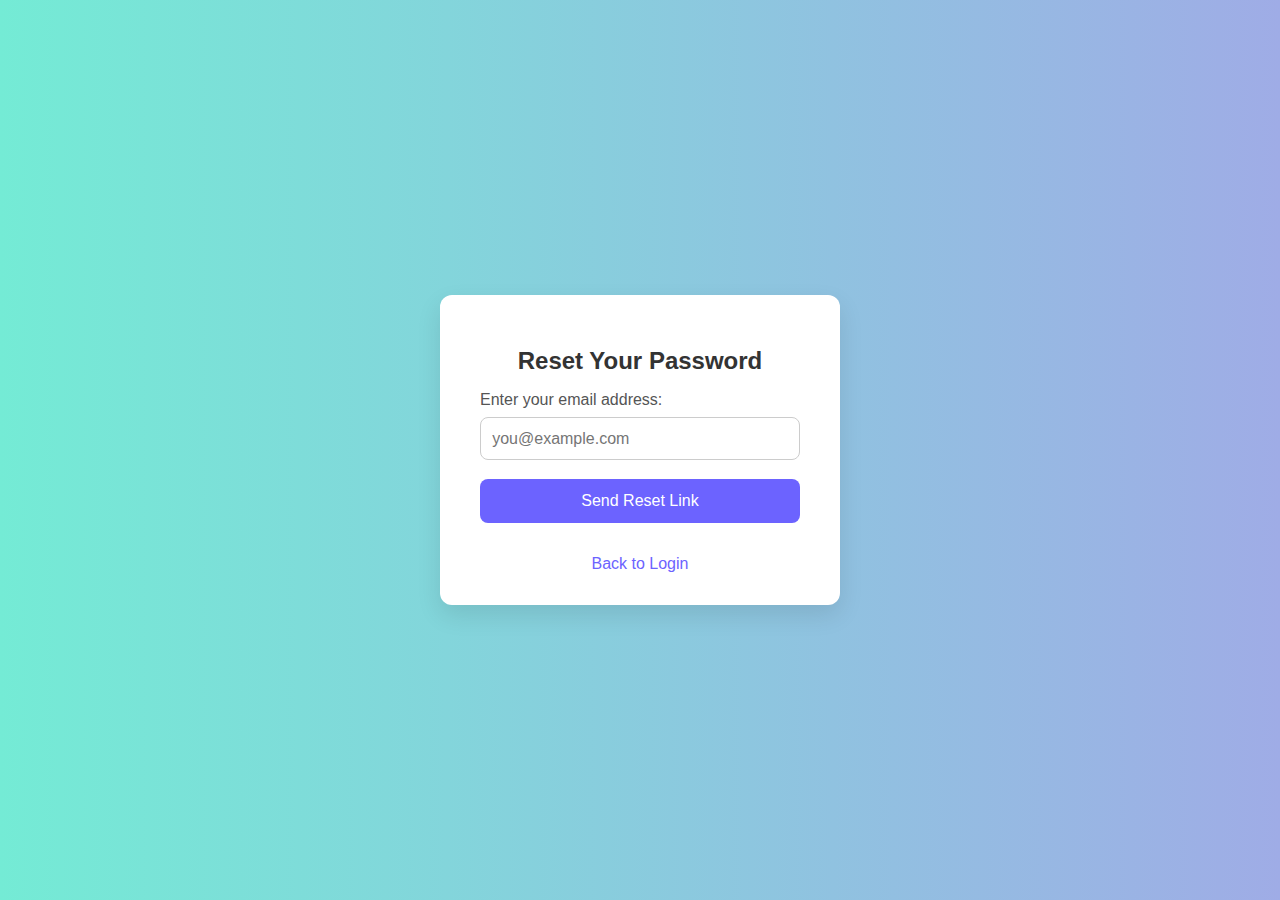
<file: templates/forgot_password.html>
<!DOCTYPE html>
<html lang="en">
<head>
  <meta charset="UTF-8">
  <title>Forgot Password</title>
  
  <style>
    body {
  font-family: 'Segoe UI', Tahoma, Geneva, Verdana, sans-serif;
  background: linear-gradient(to right, #74ebd5, #9face6);
  margin: 0;
  padding: 0;
  display: flex;
  align-items: center;
  justify-content: center;
  min-height: 100vh;
}

.form-container {
  background: white;
  padding: 2rem 2.5rem;
  border-radius: 12px;
  box-shadow: 0 10px 25px rgba(0, 0, 0, 0.1);
  width: 100%;
  max-width: 400px;
  box-sizing: border-box;
  text-align: center;
}

h2 {
  margin-bottom: 1rem;
  color: #333;
}

form {
  display: flex;
  flex-direction: column;
}

label {
  text-align: left;
  margin-bottom: 0.5rem;
  color: #555;
  font-weight: 500;
}

input[type="email"] {
  padding: 0.7rem;
  font-size: 1rem;
  border: 1px solid #ccc;
  border-radius: 8px;
  margin-bottom: 1.2rem;
  transition: border 0.3s ease;
}

input[type="email"]:focus {
  border-color: #6c63ff;
  outline: none;
}

button {
  background-color: #6c63ff;
  color: white;
  padding: 0.8rem;
  font-size: 1rem;
  border: none;
  border-radius: 8px;
  cursor: pointer;
  transition: background-color 0.3s ease;
}

button:hover {
  background-color: #574fd6;
}

p {
  margin-top: 1rem;
  font-size: 0.95rem;
}

a {
  text-decoration: none;
  color: #6c63ff;
  font-weight: 500;
  display: inline-block;
  margin-top: 1rem;
}

#response-message {
  font-weight: 500;
  margin-top: 1rem;
}

  </style>

</head>
<body>
  <div class="form-container">
    <h2>Reset Your Password</h2>
    <form id="forgot-password-form">
      <label for="email">Enter your email address:</label>
      <input type="email" id="email" name="email" required placeholder="you@example.com">
      <button type="submit">Send Reset Link</button>
    </form>
    <p id="response-message"></p>
    <a href="{{ url_for('login_page') }}">Back to Login</a>
  </div>

  <script>
    document.getElementById('forgot-password-form').addEventListener('submit', function (e) {
      e.preventDefault();
      const email = document.getElementById('email').value;

      fetch('/api/forgot-password', {
        method: 'POST',
        headers: {
          'Content-Type': 'application/json'
        },
        body: JSON.stringify({ email })
      })
      .then(res => res.json())
      .then(data => {
        const messageElem = document.getElementById('response-message');
        if (data.message) {
          messageElem.style.color = 'green';
          messageElem.textContent = data.message;
        } else {
          messageElem.style.color = 'red';
          messageElem.textContent = data.error || 'Something went wrong.';
        }
      });
    });
  </script>
</body>
</html>
</file>
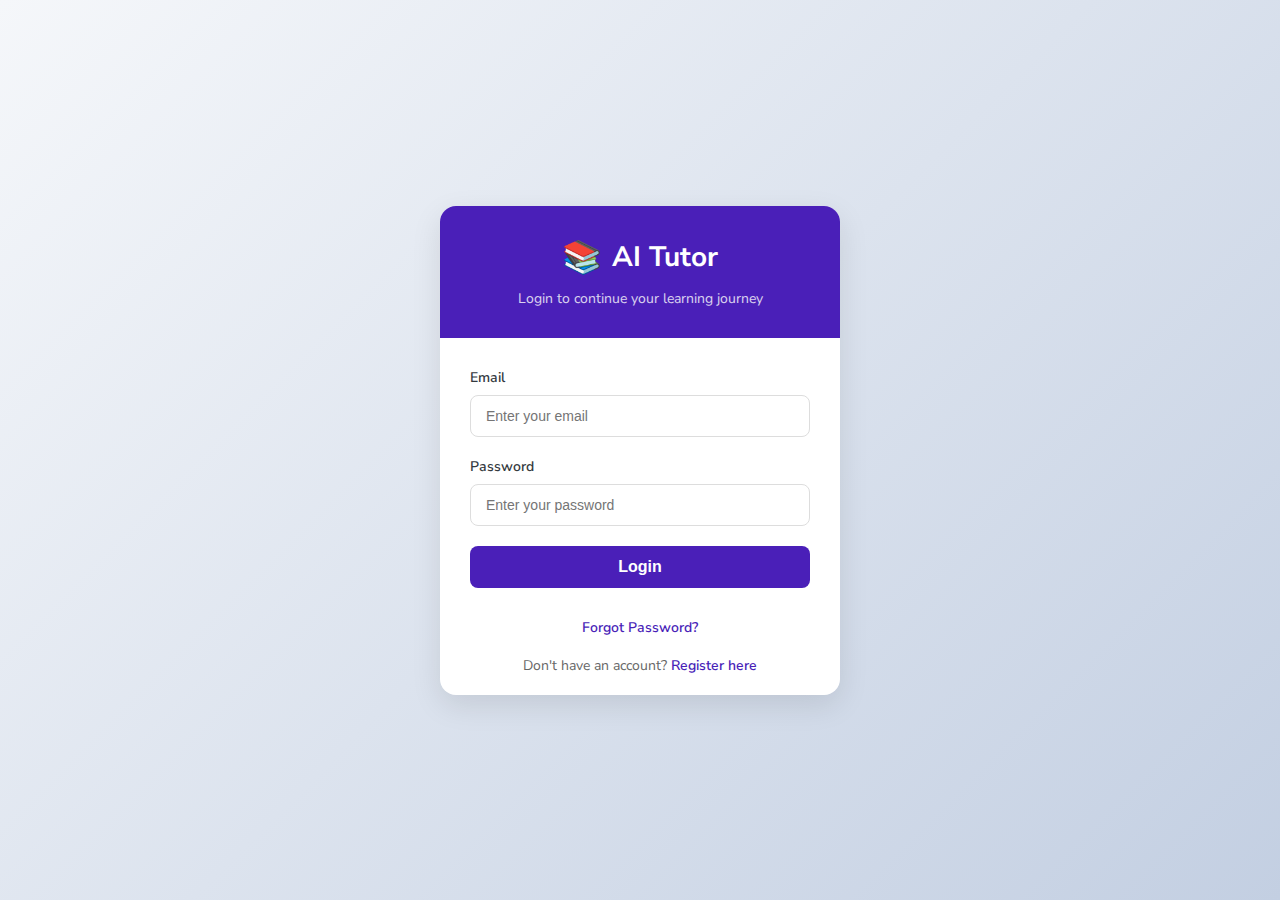
<file: templates/login.html>
<!DOCTYPE html>
<html lang="en">
<head>
  <meta charset="UTF-8" />
  <meta name="viewport" content="width=device-width, initial-scale=1.0"/>
  <title>Login | AI Tutor</title>
  <link href="https://fonts.googleapis.com/css2?family=Nunito+Sans:wght@400;600;700&display=swap" rel="stylesheet">
  <style>
    :root {
      --primary-color: #4a1fb8;
      --secondary-color: #6c5ce7;
      --light-color: #f8f9fa;
      --dark-color: #343a40;
      --success-color: #28a745;
      --danger-color: #dc3545;
    }
    * {
      box-sizing: border-box;
      margin: 0;
      padding: 0;
    }
    body {
      font-family: 'Nunito Sans', sans-serif;
      background: linear-gradient(135deg, #f5f7fa 0%, #c3cfe2 100%);
      display: flex;
      justify-content: center;
      align-items: center;
      height: 100vh;
      padding: 20px;
    }
    .auth-container {
      width: 100%;
      max-width: 400px;
      background: #fff;
      border-radius: 16px;
      box-shadow: 0 10px 30px rgba(0, 0, 0, 0.1);
      overflow: hidden;
      animation: fadeIn 0.5s ease;
    }
    .auth-header {
      padding: 30px;
      background: var(--primary-color);
      color: white;
      text-align: center;
    }
    .auth-header h1 {
      font-size: 24px;
      margin-bottom: 10px;
    }
    .auth-header p {
      font-size: 14px;
      opacity: 0.8;
    }
    .auth-body {
      padding: 30px;
    }
    .form-group {
      margin-bottom: 20px;
    }
    .form-group label {
      display: block;
      margin-bottom: 8px;
      font-size: 14px;
      font-weight: 600;
      color: var(--dark-color);
    }
    .form-control {
      width: 100%;
      padding: 12px 15px;
      border: 1px solid #ddd;
      border-radius: 8px;
      font-size: 14px;
      transition: all 0.3s;
    }
    .form-control:focus {
      outline: none;
      border-color: var(--primary-color);
      box-shadow: 0 0 0 3px rgba(74, 31, 184, 0.1);
    }
    .btn {
      display: block;
      width: 100%;
      padding: 12px;
      border: none;
      border-radius: 8px;
      font-size: 16px;
      font-weight: 600;
      cursor: pointer;
      transition: all 0.3s;
    }
    .btn-primary {
      background: var(--primary-color);
      color: white;
    }
    .btn-primary:hover {
      background: #3a14a6;
    }
    .auth-footer {
      text-align: center;
      padding-bottom: 20px;
      font-size: 14px;
      color: #666;
    }
    .auth-footer a {
      color: var(--primary-color);
      text-decoration: none;
      font-weight: 600;
    }
    .auth-footer a:hover {
      text-decoration: underline;
    }
    .error-message {
      color: var(--danger-color);
      font-size: 14px;
      margin-top: 5px;
      display: none;
    }
    @keyframes fadeIn {
      from { opacity: 0; transform: translateY(20px); }
      to { opacity: 1; transform: translateY(0); }
    }
    .logo {
      font-size: 28px;
      font-weight: 700;
      margin-bottom: 10px;
      display: flex;
      align-items: center;
      justify-content: center;
    }
    .logo-icon {
      margin-right: 10px;
      font-size: 32px;
    }
  </style>
</head>
<body>
  <div class="auth-container">
    <div class="auth-header">
      <div class="logo">
        <span class="logo-icon">📚</span>
        <span>AI Tutor</span>
      </div>
      <p>Login to continue your learning journey</p>
    </div>
    <div class="auth-body">
      <form id="loginForm">
        <div class="form-group">
          <label for="email">Email</label>
          <input type="email" id="email" class="form-control" name="email" placeholder="Enter your email" required>
          <div class="error-message" id="emailError"></div>
        </div>
        <div class="form-group">
          <label for="password">Password</label>
          <input type="password" id="password" class="form-control" placeholder="Enter your password" required>
          <div class="error-message" id="passwordError"></div>
        </div>
        <button type="submit" class="btn btn-primary">Login</button>
      </form>
    </div>
    <div class="auth-footer">
      <p><a href="{{ url_for('forgot_password_page') }}">Forgot Password?</a></p>
      <br>
      Don't have an account? <a href="/register.html">Register here</a>
    </div>
  </div>

  <script>
    document.getElementById('loginForm').addEventListener('submit', async function(e) {
      e.preventDefault();

      const email = document.getElementById('email').value;
      const password = document.getElementById('password').value;

      // Clear previous errors
      document.getElementById('emailError').style.display = 'none';
      document.getElementById('passwordError').style.display = 'none';

      try {
        const response = await fetch('/api/login', {
          method: 'POST',
          headers: {
            'Content-Type': 'application/json'
          },
          body: JSON.stringify({ 
            email, 
            password
          })
        });

        const data = await response.json();

        if (data.status === 'success') {
          // Redirect to dashboard
          window.location.href = '/dashboard.html';
        } else {
          const errorElement = document.getElementById('emailError');
          errorElement.textContent = data.message || 'Login failed. Please try again.';
          errorElement.style.display = 'block';
        }
      } catch (error) {
        console.error('Error:', error);
        const errorElement = document.getElementById('emailError');
        errorElement.textContent = 'An error occurred. Please try again.';
        errorElement.style.display = 'block';
      }
    });
  </script>
</body>
</html>
</file>
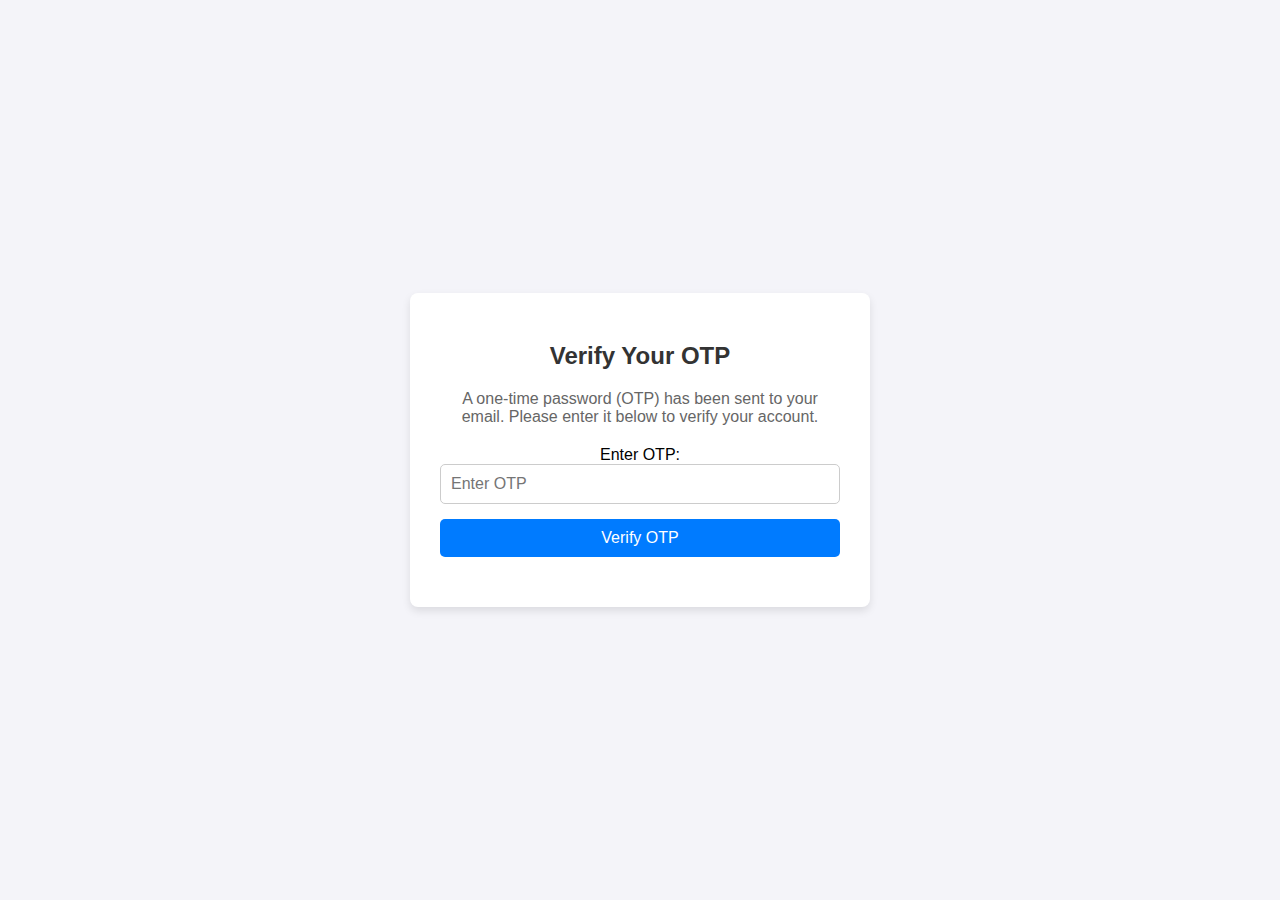
<file: templates/otp_verification.html>
<!DOCTYPE html>
<html lang="en">
<head>
  <meta charset="UTF-8">
  <meta name="viewport" content="width=device-width, initial-scale=1.0">
  <title>OTP Verification</title>
  <style>
    body {
      font-family: Arial, sans-serif;
      margin: 0;
      padding: 0;
      background-color: #f4f4f9;
      display: flex;
      justify-content: center;
      align-items: center;
      height: 100vh;
    }

    .otp-container {
      background-color: #fff;
      padding: 30px;
      border-radius: 8px;
      box-shadow: 0 4px 8px rgba(0, 0, 0, 0.1);
      max-width: 400px;
      width: 100%;
      text-align: center;
    }

    h2 {
      font-size: 24px;
      margin-bottom: 20px;
      color: #333;
    }

    p {
      font-size: 16px;
      margin-bottom: 20px;
      color: #666;
    }

    .otp-form {
      display: flex;
      flex-direction: column;
    }

    input[type="text"] {
      padding: 10px;
      font-size: 16px;
      border: 1px solid #ccc;
      border-radius: 5px;
      margin-bottom: 15px;
      outline: none;
    }

    input[type="text"]:focus {
      border-color: #007bff;
    }

    button {
      padding: 10px;
      font-size: 16px;
      color: #fff;
      background-color: #007bff;
      border: none;
      border-radius: 5px;
      cursor: pointer;
      transition: background-color 0.3s;
    }

    button:hover {
      background-color: #0056b3;
    }

    .error-message {
      color: #f44336;
      font-size: 14px;
      margin-top: 15px;
    }
  </style>
</head>
<body>
  <div class="otp-container">
    <h2>Verify Your OTP</h2>
    <p>A one-time password (OTP) has been sent to your email. Please enter it below to verify your account.</p>
    
    <form id="otpForm" class="otp-form">
      <label for="otp">Enter OTP:</label>
      <input type="text" id="otp" name="otp" placeholder="Enter OTP" required maxlength="6">
      <button type="submit">Verify OTP</button>
    </form>
    
    <p id="error-message" class="error-message"></p>
  </div>

  <script>
    document.getElementById('otpForm').addEventListener('submit', function(event) {
      event.preventDefault();

      const otp = document.getElementById('otp').value;
      const errorMessageElement = document.getElementById('error-message');

      errorMessageElement.textContent = '';

      if (!otp || otp.length !== 6) {
        errorMessageElement.textContent = 'Please enter a valid 6-digit OTP.';
        return;
      }

      fetch('/api/verify-otp', {
        method: 'POST',
        headers: { 'Content-Type': 'application/json' },
        body: JSON.stringify({ otp: otp })
      })
      .then(response => response.json())
      .then(data => {
        if (data.status === 'success') {
          alert('OTP verified successfully!');
          window.location.href = '/login.html';
        } else {
          errorMessageElement.textContent = data.message || 'Invalid OTP. Please try again.';
        }
      })
      .catch(error => {
        console.error('Error:', error);
        errorMessageElement.textContent = 'An error occurred while verifying the OTP.';
      });
    });
  </script>
</body>
</html>
</file>
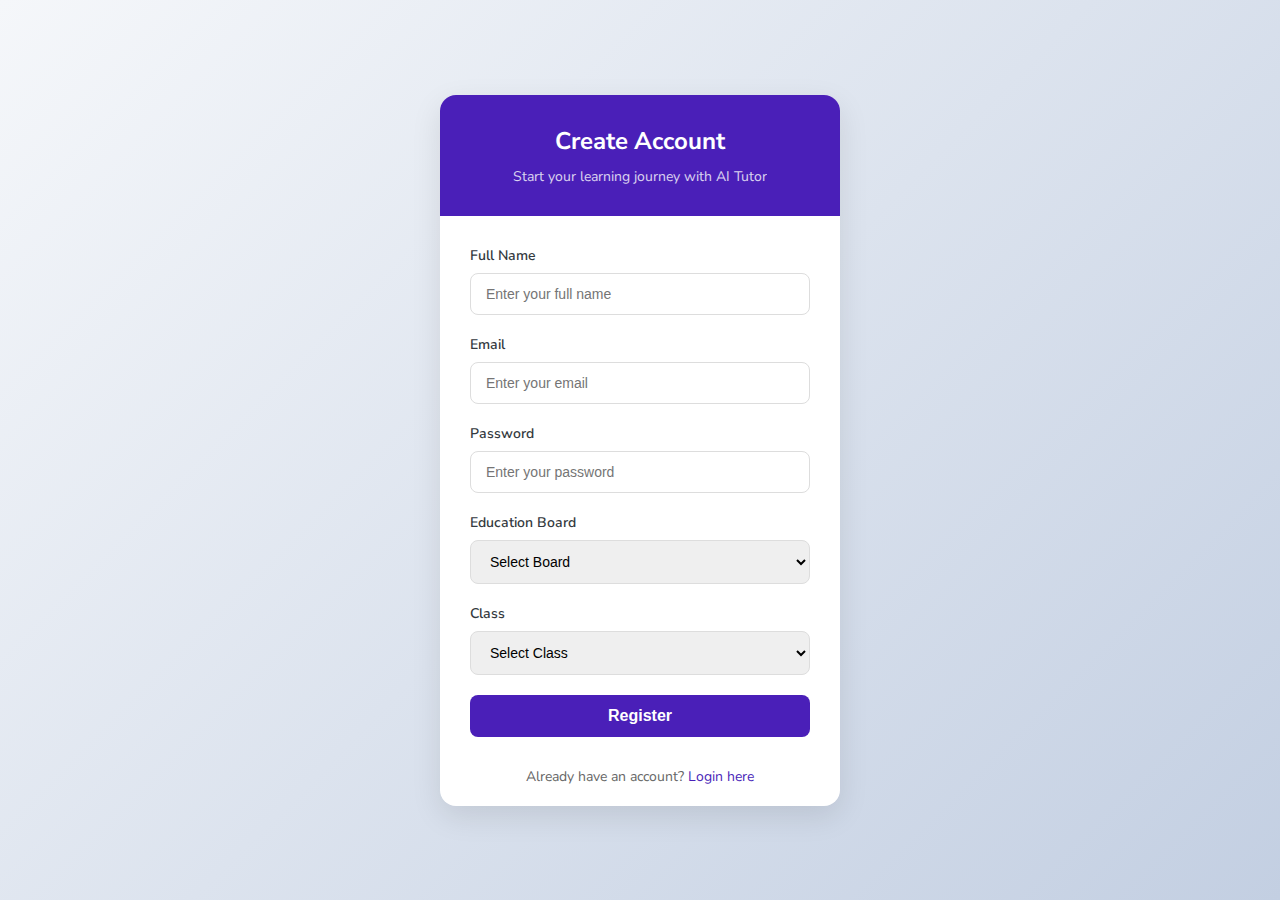
<file: templates/register.html>
<!DOCTYPE html>
<html lang="en">
<head>
    <meta charset="UTF-8">
    <meta name="viewport" content="width=device-width, initial-scale=1.0">
    <title>Register | AI Tutor</title>
    <link href="https://fonts.googleapis.com/css2?family=Nunito+Sans:wght@400;600;700&display=swap" rel="stylesheet">
    <style>
        :root {
            --primary-color: #4a1fb8;
            --secondary-color: #6c5ce7;
            --light-color: #f8f9fa;
            --dark-color: #343a40;
            --success-color: #28a745;
            --danger-color: #dc3545;
        }

        * {
            box-sizing: border-box;
            margin: 0;
            padding: 0;
        }

        body {
            font-family: 'Nunito Sans', sans-serif;
            background: linear-gradient(135deg, #f5f7fa 0%, #c3cfe2 100%);
            display: flex;
            justify-content: center;
            align-items: center;
            height: 100vh;
            padding: 20px;
        }

        .auth-container {
            width: 100%;
            max-width: 400px;
            background: #fff;
            border-radius: 16px;
            box-shadow: 0 10px 30px rgba(0, 0, 0, 0.1);
            overflow: hidden;
            animation: fadeIn 0.5s ease;
        }

        .auth-header {
            padding: 30px;
            background: var(--primary-color);
            color: white;
            text-align: center;
        }

        .auth-header h1 {
            font-size: 24px;
            margin-bottom: 10px;
        }

        .auth-header p {
            font-size: 14px;
            opacity: 0.8;
        }

        .auth-body {
            padding: 30px;
        }

        .form-group {
            margin-bottom: 20px;
        }

        .form-group label {
            display: block;
            margin-bottom: 8px;
            font-size: 14px;
            font-weight: 600;
            color: var(--dark-color);
        }

        .form-control {
            width: 100%;
            padding: 12px 15px;
            border: 1px solid #ddd;
            border-radius: 8px;
            font-size: 14px;
            transition: all 0.3s;
        }

        .form-control:focus {
            outline: none;
            border-color: var(--primary-color);
            box-shadow: 0 0 0 3px rgba(74, 31, 184, 0.1);
        }

        .btn {
            display: block;
            width: 100%;
            padding: 12px;
            border: none;
            border-radius: 8px;
            font-size: 16px;
            font-weight: 600;
            cursor: pointer;
            transition: all 0.3s;
        }

        .btn-primary {
            background: var(--primary-color);
            color: white;
        }

        .btn-primary:hover {
            background: #3a14a6;
        }

        .auth-footer {
            text-align: center;
            padding-bottom: 20px;
            font-size: 14px;
            color: #666;
        }

        .auth-footer a {
            color: var(--primary-color);
            text-decoration: none;
        }

        .auth-footer a:hover {
            text-decoration: underline;
        }

        .error-message {
            color: var(--danger-color);
            font-size: 14px;
            margin-top: 5px;
        }

        @keyframes fadeIn {
            from {
                opacity: 0;
                transform: translateY(-20px);
            }
            to {
                opacity: 1;
                transform: translateY(0);
            }
        }
        .hidden {
            display: none;
        }
    
    </style>
</head>
<body>
    <div class="auth-container">
        <div class="auth-header">
            <h1>Create Account</h1>
            <p>Start your learning journey with AI Tutor</p>
        </div>
        <div class="auth-body">
            <form id="registerForm">
                <div class="form-group">
                    <label for="name">Full Name</label>
                    <input type="text" id="name" name="name" class="form-control" placeholder="Enter your full name" required>
                </div>
                <div class="form-group">
                    <label for="email">Email</label>
                    <input type="email" id="email" name="email" class="form-control" placeholder="Enter your email" required>
                </div>
                <div class="form-group">
                    <label for="password">Password</label>
                    <input type="password" id="password" name="password" class="form-control" placeholder="Enter your password" required>
                </div>
                
                <!-- New Education Fields -->
                <div class="form-group">
                    <label for="board">Education Board</label>
                    <select id="board" name="board" class="form-control" required>
                        <option value="" disabled selected>Select Board</option>
                        <option value="NCERT">NCERT</option>
                        <option value="ICSE">ICSE</option>
                        <option value="State">State Board</option>
                    </select>
                </div>
                
                <div class="form-group">
                    <label for="class">Class</label>
                    <select id="class" name="class" class="form-control" required onchange="toggleStreamField()">
                        <option value="" disabled selected>Select Class</option>
                        <option value="6">Class 6</option>
                        <option value="7">Class 7</option>
                        <option value="8">Class 8</option>
                        <option value="9">Class 9</option>
                        <option value="10">Class 10</option>
                        <option value="11">Class 11</option>
                        <option value="12">Class 12</option>
                    </select>
                </div>
                
                <div class="form-group hidden" id="streamGroup">
                    <label for="stream">Stream (For 11th/12th)</label>
                    <select id="stream" name="stream" class="form-control">
                        <option value="Science">Science</option>
                        <option value="Commerce">Commerce</option>
                        <option value="Arts">Arts</option>
                    </select>
                </div>
                
                <button type="submit" class="btn btn-primary">Register</button>
            </form>
        </div>
        <div class="auth-footer">
            Already have an account? <a href="/login.html">Login here</a>
        </div>
    </div>

    <script>
        function toggleStreamField() {
            const classValue = document.getElementById('class').value;
            const streamGroup = document.getElementById('streamGroup');
            
            if (classValue === '11' || classValue === '12') {
                streamGroup.classList.remove('hidden');
                document.getElementById('stream').required = true;
            } else {
                streamGroup.classList.add('hidden');
                document.getElementById('stream').required = false;
            }
        }

        document.getElementById('registerForm').addEventListener('submit', async (e) => {
            e.preventDefault();
            
            const userData = {
                name: document.getElementById('name').value,
                email: document.getElementById('email').value,
                password: document.getElementById('password').value,
                board: document.getElementById('board').value,
                class: document.getElementById('class').value,
                stream: document.getElementById('class').value >= 11 ? 
                       document.getElementById('stream').value : 'NA'
            };

            const response = await fetch('/api/register', {
                method: 'POST',
                headers: { 'Content-Type': 'application/json' },
                body: JSON.stringify(userData)
            });

            const result = await response.json();
            if (result.status === 'success') {
                window.location.href = '/otp_verification.html';
            } else {
                alert(result.message || 'Registration failed');
            }
        });
    </script>
</body>
</html>
</file>
